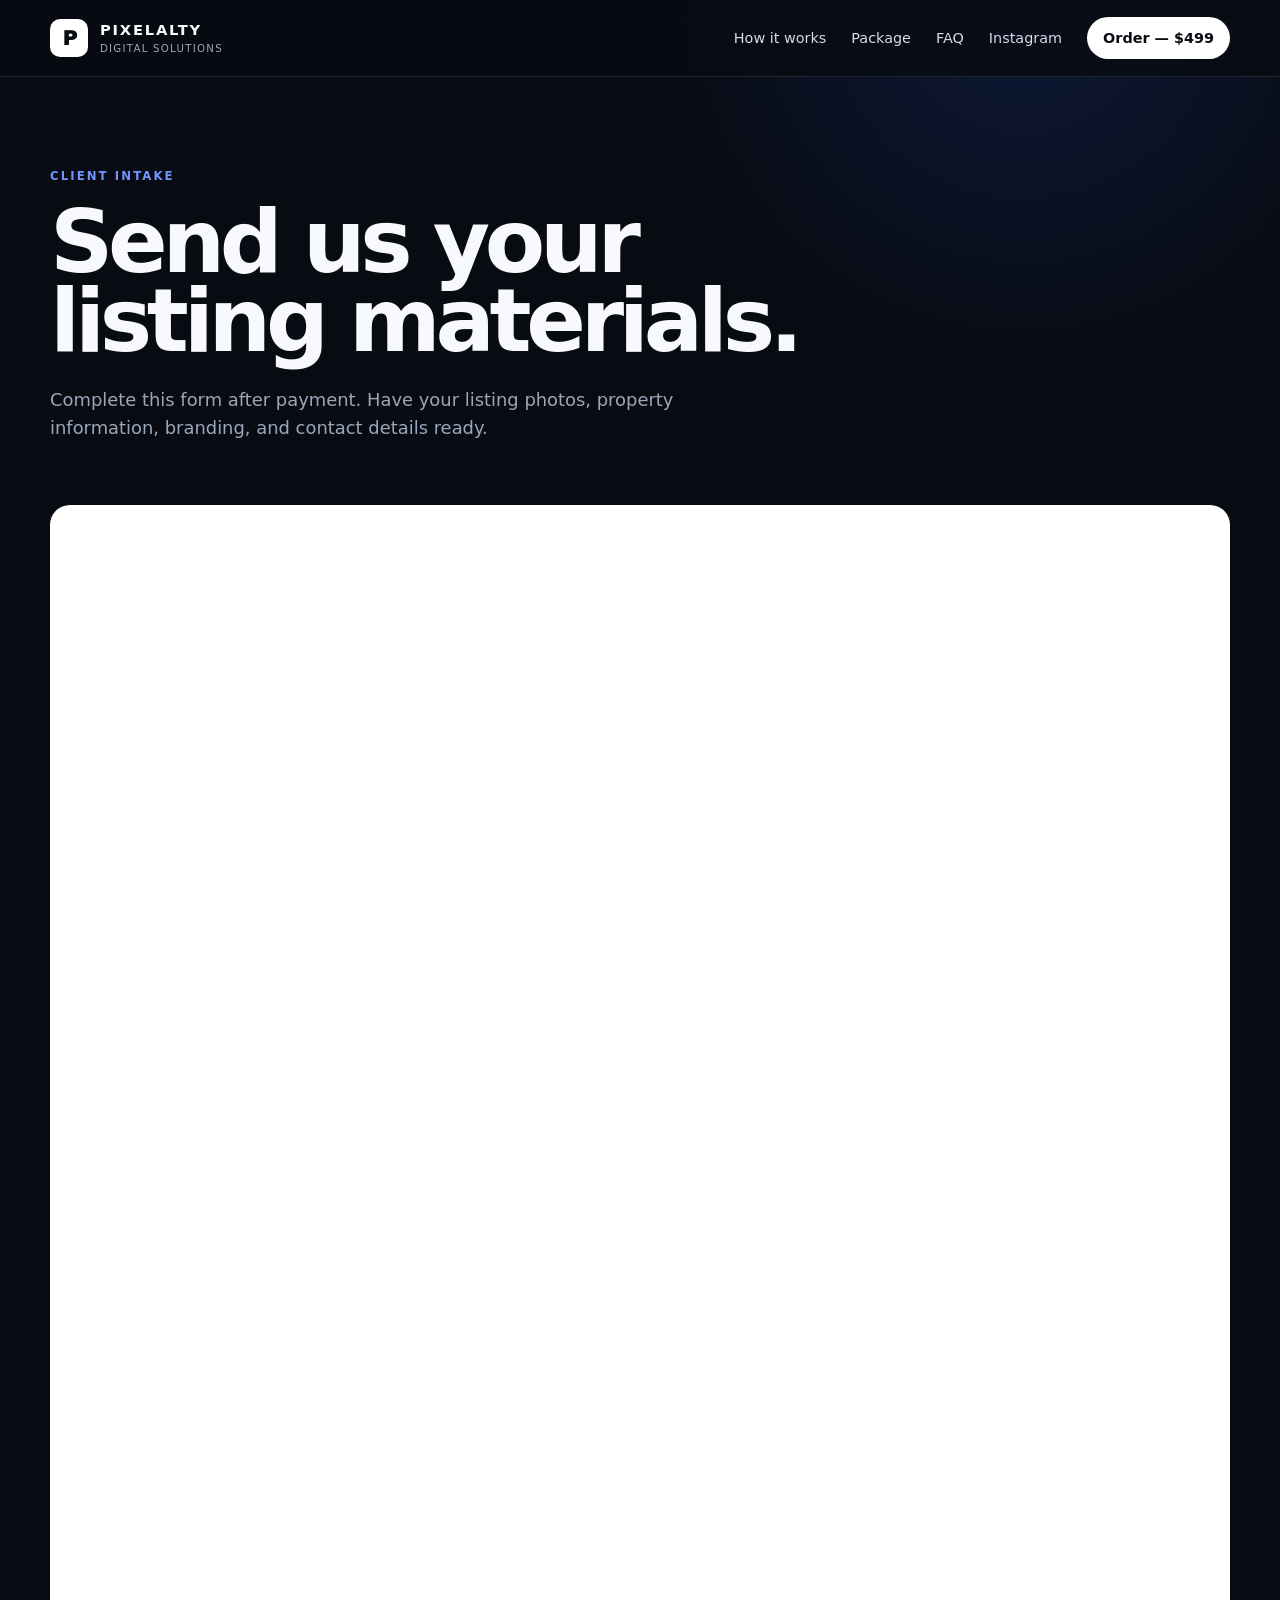
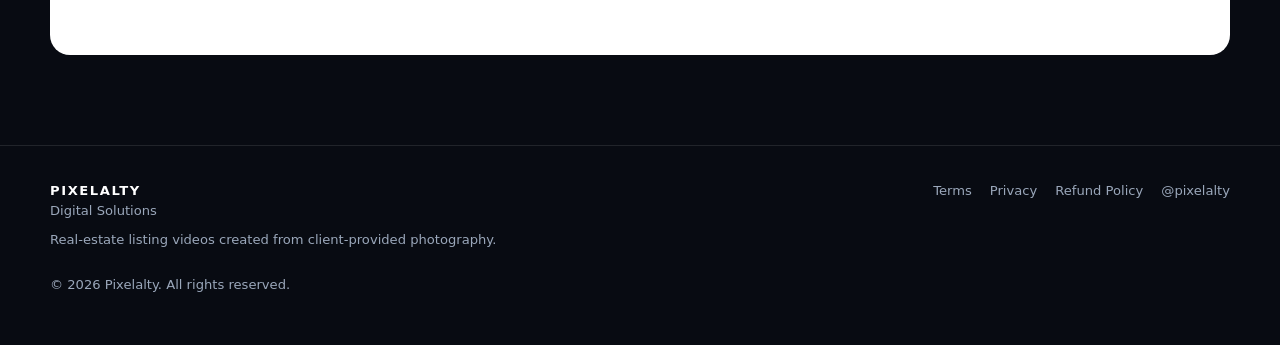
<file: intake.html>
<!doctype html>
<html lang="en">
<head>
  <meta charset="utf-8"><meta name="viewport" content="width=device-width,initial-scale=1">
  <meta name="robots" content="noindex,nofollow">
  <title>Project Intake | Pixelalty</title>
  <meta name="description" content="Pixelalty client project intake form.">
  <link rel="stylesheet" href="/styles.css">
</head>
<body>

<header class="site-header">
  <div class="wrap nav">
    <a class="brand" href="/">
      <div class="brand-mark">P</div>
      <div class="brand-copy"><strong>PIXELALTY</strong><span>Digital Solutions</span></div>
    </a>
    <nav class="nav-links" aria-label="Main navigation">
      <a href="/#how">How it works</a>
      <a href="/#package">Package</a>
      <a href="/#faq">FAQ</a>
      <a class="instagram-link" href="https://www.instagram.com/pixelalty/" target="_blank" rel="noopener">Instagram</a>
      <a class="nav-buy stripe-link" href="#">Order — $499</a>
    </nav>
  </div>
</header>

<main class="wrap intake-wrap">
  <div class="page-hero" style="padding-top:35px">
    <p class="kicker">Client Intake</p>
    <h1>Send us your listing materials.</h1>
    <p class="lead">Complete this form after payment. Have your listing photos, property information, branding, and contact details ready.</p>
  </div>
  <div id="intake-warning" class="setup-warning">
    <h3>Intake form setup is not finished yet.</h3>
    <p style="color:var(--muted)">Create the free Tally intake form using the included setup file, then paste the Tally URL into <b>config.js</b>.</p>
    <a class="btn btn-secondary instagram-link" href="https://www.instagram.com/pixelalty/" target="_blank" rel="noopener">Contact @pixelalty</a>
  </div>
  <iframe id="intake-frame" class="intake-frame" title="Pixelalty Project Intake Form" loading="lazy"></iframe>
</main>

<footer class="footer">
  <div class="wrap footer-grid">
    <div>
      <strong style="color:white;letter-spacing:.12em">PIXELALTY</strong>
      <div>Digital Solutions</div>
      <div style="margin-top:8px">Real-estate listing videos created from client-provided photography.</div>
    </div>
    <div class="footer-links">
      <a href="/terms.html">Terms</a>
      <a href="/privacy.html">Privacy</a>
      <a href="/refund-policy.html">Refund Policy</a>
      <a class="instagram-link" href="https://www.instagram.com/pixelalty/" target="_blank" rel="noopener">@pixelalty</a>
    </div>
  </div>
  <div class="wrap" style="margin-top:25px">© <span class="year"></span> Pixelalty. All rights reserved.</div>
</footer>
<script src="/config.js"></script>
<script src="/script.js"></script>

</body>
</html>
</file>
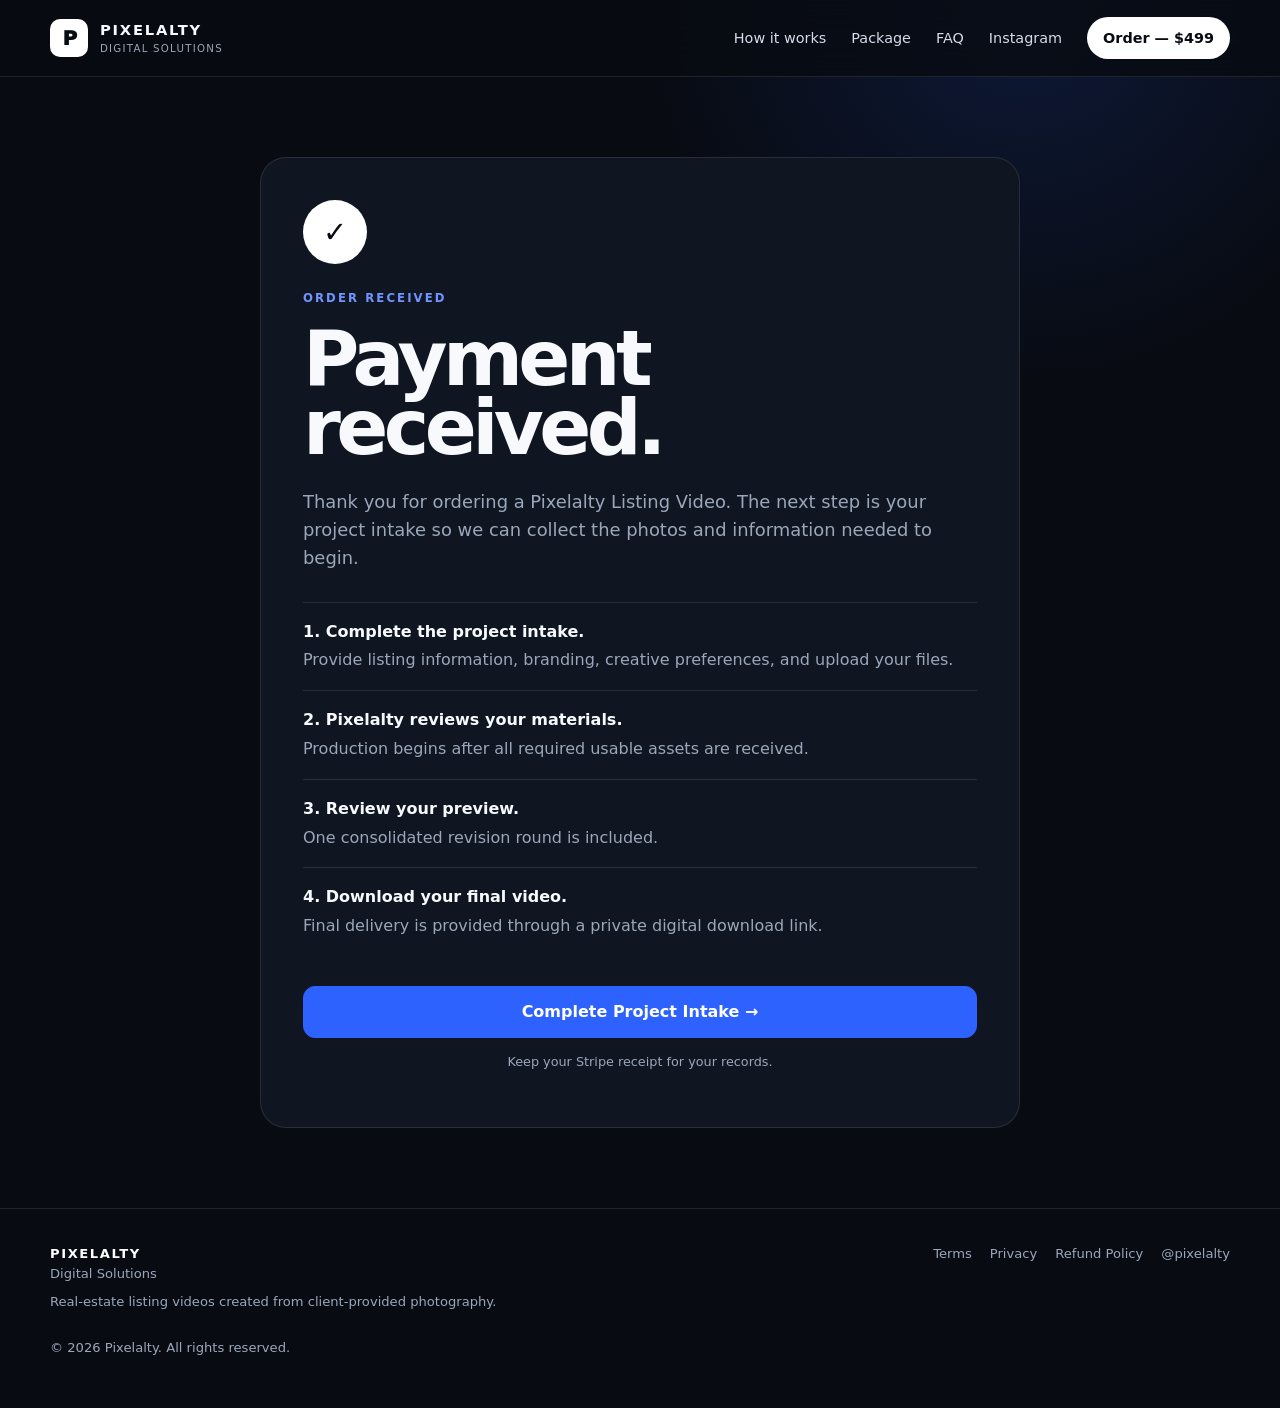
<file: order-complete.html>
<!doctype html>
<html lang="en">
<head>
  <meta charset="utf-8"><meta name="viewport" content="width=device-width,initial-scale=1">
  <meta name="robots" content="noindex,nofollow">
  <title>Payment Received | Pixelalty</title>
  <link rel="stylesheet" href="/styles.css">
</head>
<body>

<header class="site-header">
  <div class="wrap nav">
    <a class="brand" href="/">
      <div class="brand-mark">P</div>
      <div class="brand-copy"><strong>PIXELALTY</strong><span>Digital Solutions</span></div>
    </a>
    <nav class="nav-links" aria-label="Main navigation">
      <a href="/#how">How it works</a>
      <a href="/#package">Package</a>
      <a href="/#faq">FAQ</a>
      <a class="instagram-link" href="https://www.instagram.com/pixelalty/" target="_blank" rel="noopener">Instagram</a>
      <a class="nav-buy stripe-link" href="#">Order — $499</a>
    </nav>
  </div>
</header>

<main class="wrap">
  <section class="success-card">
    <div class="success-icon">✓</div>
    <p class="kicker">Order Received</p>
    <h1 style="font-size:clamp(2.8rem,7vw,4.8rem)">Payment received.</h1>
    <p class="lead">Thank you for ordering a Pixelalty Listing Video. The next step is your project intake so we can collect the photos and information needed to begin.</p>
    <ul class="success-steps">
      <li><strong>1. Complete the project intake.</strong><span style="color:var(--muted)">Provide listing information, branding, creative preferences, and upload your files.</span></li>
      <li><strong>2. Pixelalty reviews your materials.</strong><span style="color:var(--muted)">Production begins after all required usable assets are received.</span></li>
      <li><strong>3. Review your preview.</strong><span style="color:var(--muted)">One consolidated revision round is included.</span></li>
      <li><strong>4. Download your final video.</strong><span style="color:var(--muted)">Final delivery is provided through a private digital download link.</span></li>
    </ul>
    <a class="btn btn-blue" style="width:100%" href="/intake.html">Complete Project Intake →</a>
    <p class="fine" style="text-align:center;margin-top:14px">Keep your Stripe receipt for your records.</p>
  </section>
</main>

<footer class="footer">
  <div class="wrap footer-grid">
    <div>
      <strong style="color:white;letter-spacing:.12em">PIXELALTY</strong>
      <div>Digital Solutions</div>
      <div style="margin-top:8px">Real-estate listing videos created from client-provided photography.</div>
    </div>
    <div class="footer-links">
      <a href="/terms.html">Terms</a>
      <a href="/privacy.html">Privacy</a>
      <a href="/refund-policy.html">Refund Policy</a>
      <a class="instagram-link" href="https://www.instagram.com/pixelalty/" target="_blank" rel="noopener">@pixelalty</a>
    </div>
  </div>
  <div class="wrap" style="margin-top:25px">© <span class="year"></span> Pixelalty. All rights reserved.</div>
</footer>
<script src="/config.js"></script>
<script src="/script.js"></script>

</body>
</html>
</file>
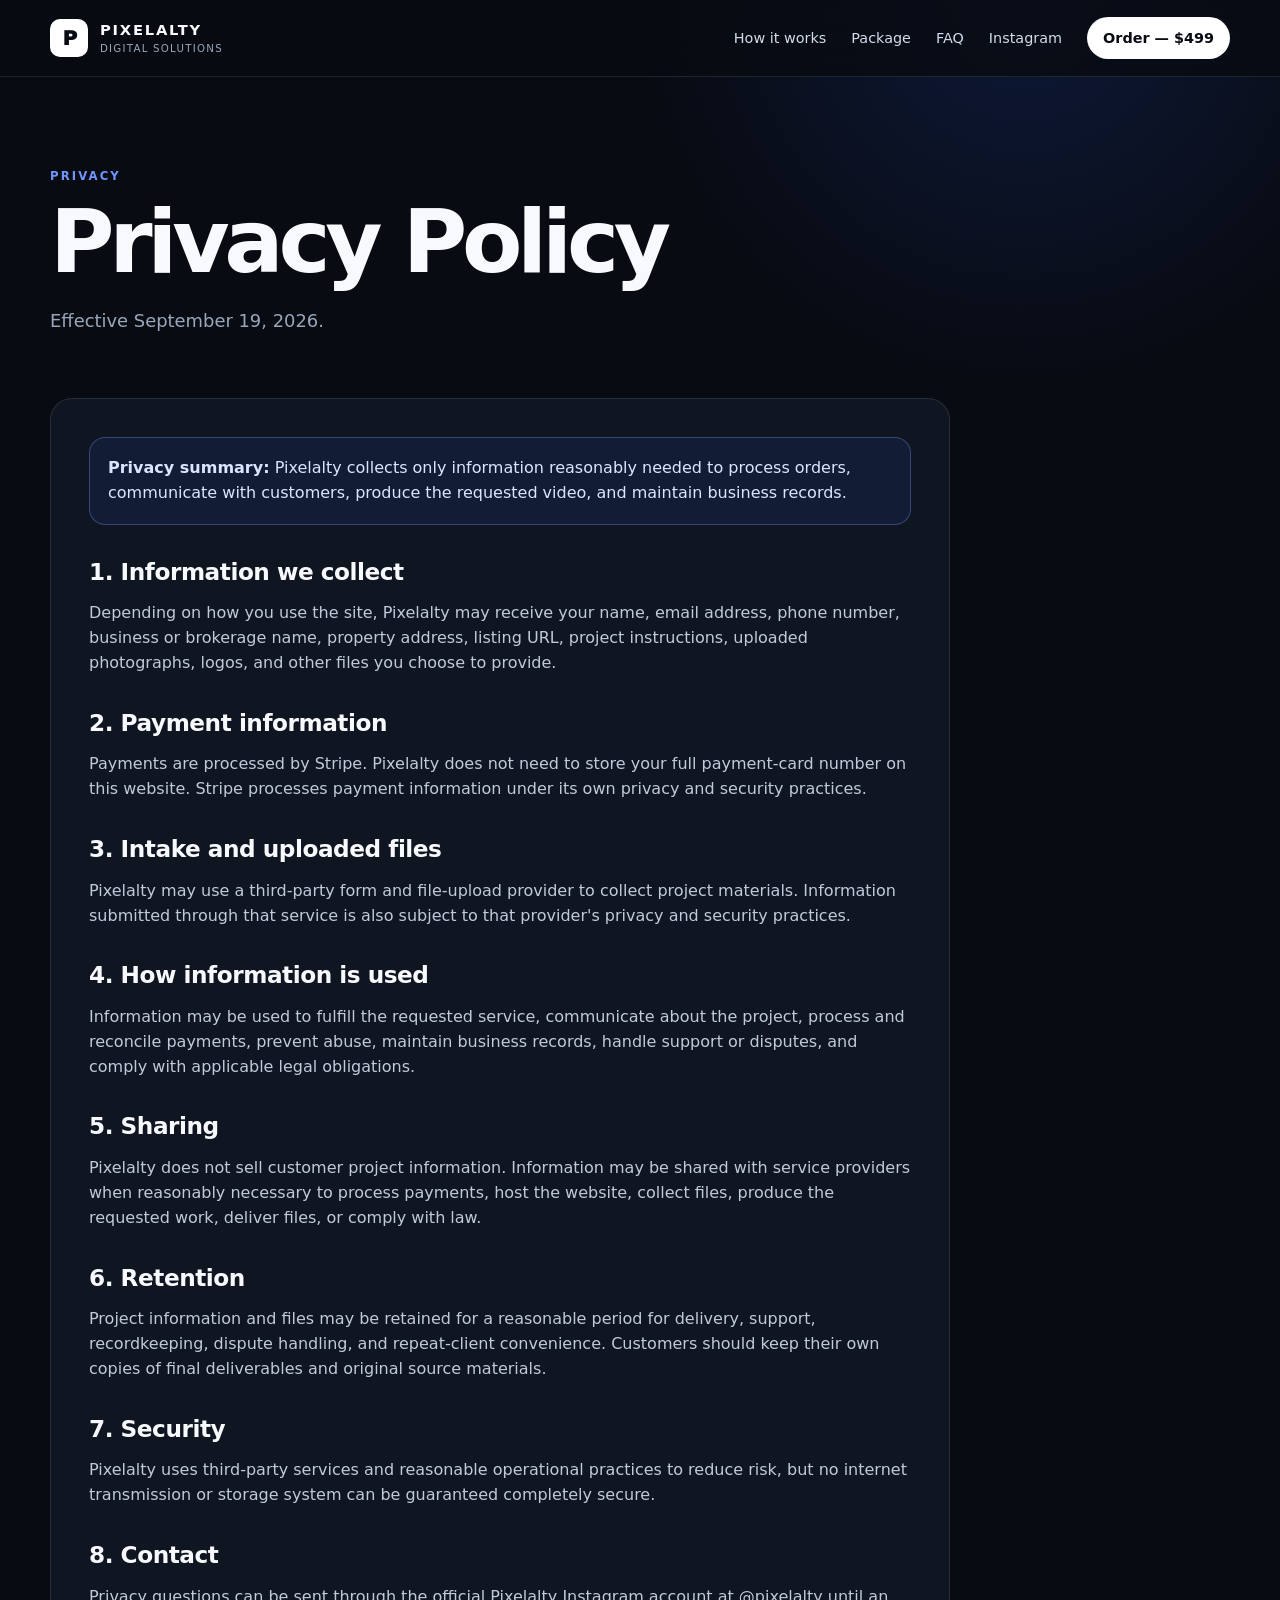
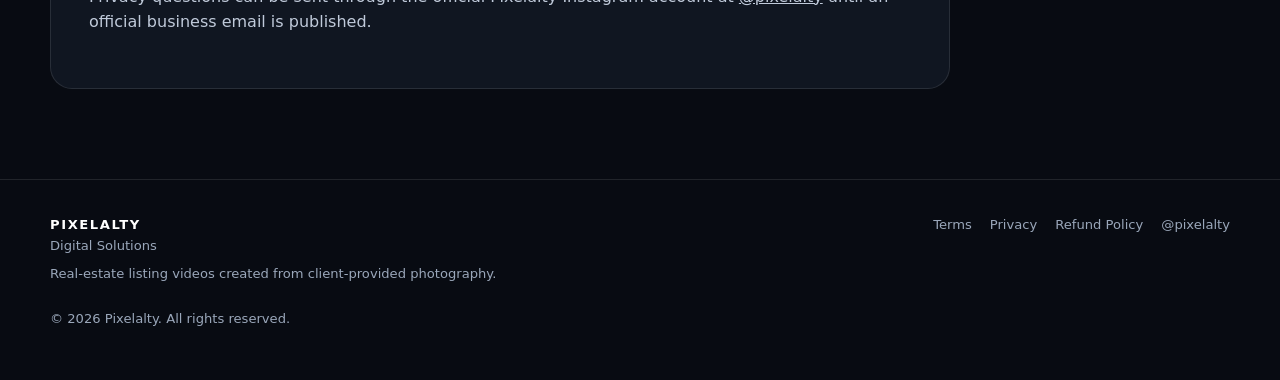
<file: privacy.html>
<!doctype html>
<html lang="en">
<head>
  <meta charset="utf-8"><meta name="viewport" content="width=device-width,initial-scale=1">
  <title>Privacy Policy | Pixelalty</title>
  <meta name="description" content="Privacy Policy for Pixelalty listing-video services.">
  <link rel="canonical" href="https://pixelalty.com/privacy.html">
  <link rel="stylesheet" href="/styles.css">
</head>
<body>

<header class="site-header">
  <div class="wrap nav">
    <a class="brand" href="/">
      <div class="brand-mark">P</div>
      <div class="brand-copy"><strong>PIXELALTY</strong><span>Digital Solutions</span></div>
    </a>
    <nav class="nav-links" aria-label="Main navigation">
      <a href="/#how">How it works</a>
      <a href="/#package">Package</a>
      <a href="/#faq">FAQ</a>
      <a class="instagram-link" href="https://www.instagram.com/pixelalty/" target="_blank" rel="noopener">Instagram</a>
      <a class="nav-buy stripe-link" href="#">Order — $499</a>
    </nav>
  </div>
</header>

<main class="wrap">
  <section class="page-hero"><p class="kicker">Privacy</p><h1>Privacy Policy</h1><p class="lead">Effective September 19, 2026.</p></section>
  <article class="prose">
    
<div class="notice"><strong>Privacy summary:</strong> Pixelalty collects only information reasonably needed to process orders, communicate with customers, produce the requested video, and maintain business records.</div>
<h2>1. Information we collect</h2>
<p>Depending on how you use the site, Pixelalty may receive your name, email address, phone number, business or brokerage name, property address, listing URL, project instructions, uploaded photographs, logos, and other files you choose to provide.</p>
<h2>2. Payment information</h2>
<p>Payments are processed by Stripe. Pixelalty does not need to store your full payment-card number on this website. Stripe processes payment information under its own privacy and security practices.</p>
<h2>3. Intake and uploaded files</h2>
<p>Pixelalty may use a third-party form and file-upload provider to collect project materials. Information submitted through that service is also subject to that provider's privacy and security practices.</p>
<h2>4. How information is used</h2>
<p>Information may be used to fulfill the requested service, communicate about the project, process and reconcile payments, prevent abuse, maintain business records, handle support or disputes, and comply with applicable legal obligations.</p>
<h2>5. Sharing</h2>
<p>Pixelalty does not sell customer project information. Information may be shared with service providers when reasonably necessary to process payments, host the website, collect files, produce the requested work, deliver files, or comply with law.</p>
<h2>6. Retention</h2>
<p>Project information and files may be retained for a reasonable period for delivery, support, recordkeeping, dispute handling, and repeat-client convenience. Customers should keep their own copies of final deliverables and original source materials.</p>
<h2>7. Security</h2>
<p>Pixelalty uses third-party services and reasonable operational practices to reduce risk, but no internet transmission or storage system can be guaranteed completely secure.</p>
<h2>8. Contact</h2>
<p>Privacy questions can be sent through the official Pixelalty Instagram account at <a href="https://www.instagram.com/pixelalty/">@pixelalty</a> until an official business email is published.</p>

  </article>
</main>

<footer class="footer">
  <div class="wrap footer-grid">
    <div>
      <strong style="color:white;letter-spacing:.12em">PIXELALTY</strong>
      <div>Digital Solutions</div>
      <div style="margin-top:8px">Real-estate listing videos created from client-provided photography.</div>
    </div>
    <div class="footer-links">
      <a href="/terms.html">Terms</a>
      <a href="/privacy.html">Privacy</a>
      <a href="/refund-policy.html">Refund Policy</a>
      <a class="instagram-link" href="https://www.instagram.com/pixelalty/" target="_blank" rel="noopener">@pixelalty</a>
    </div>
  </div>
  <div class="wrap" style="margin-top:25px">© <span class="year"></span> Pixelalty. All rights reserved.</div>
</footer>
<script src="/config.js"></script>
<script src="/script.js"></script>

</body>
</html>
</file>
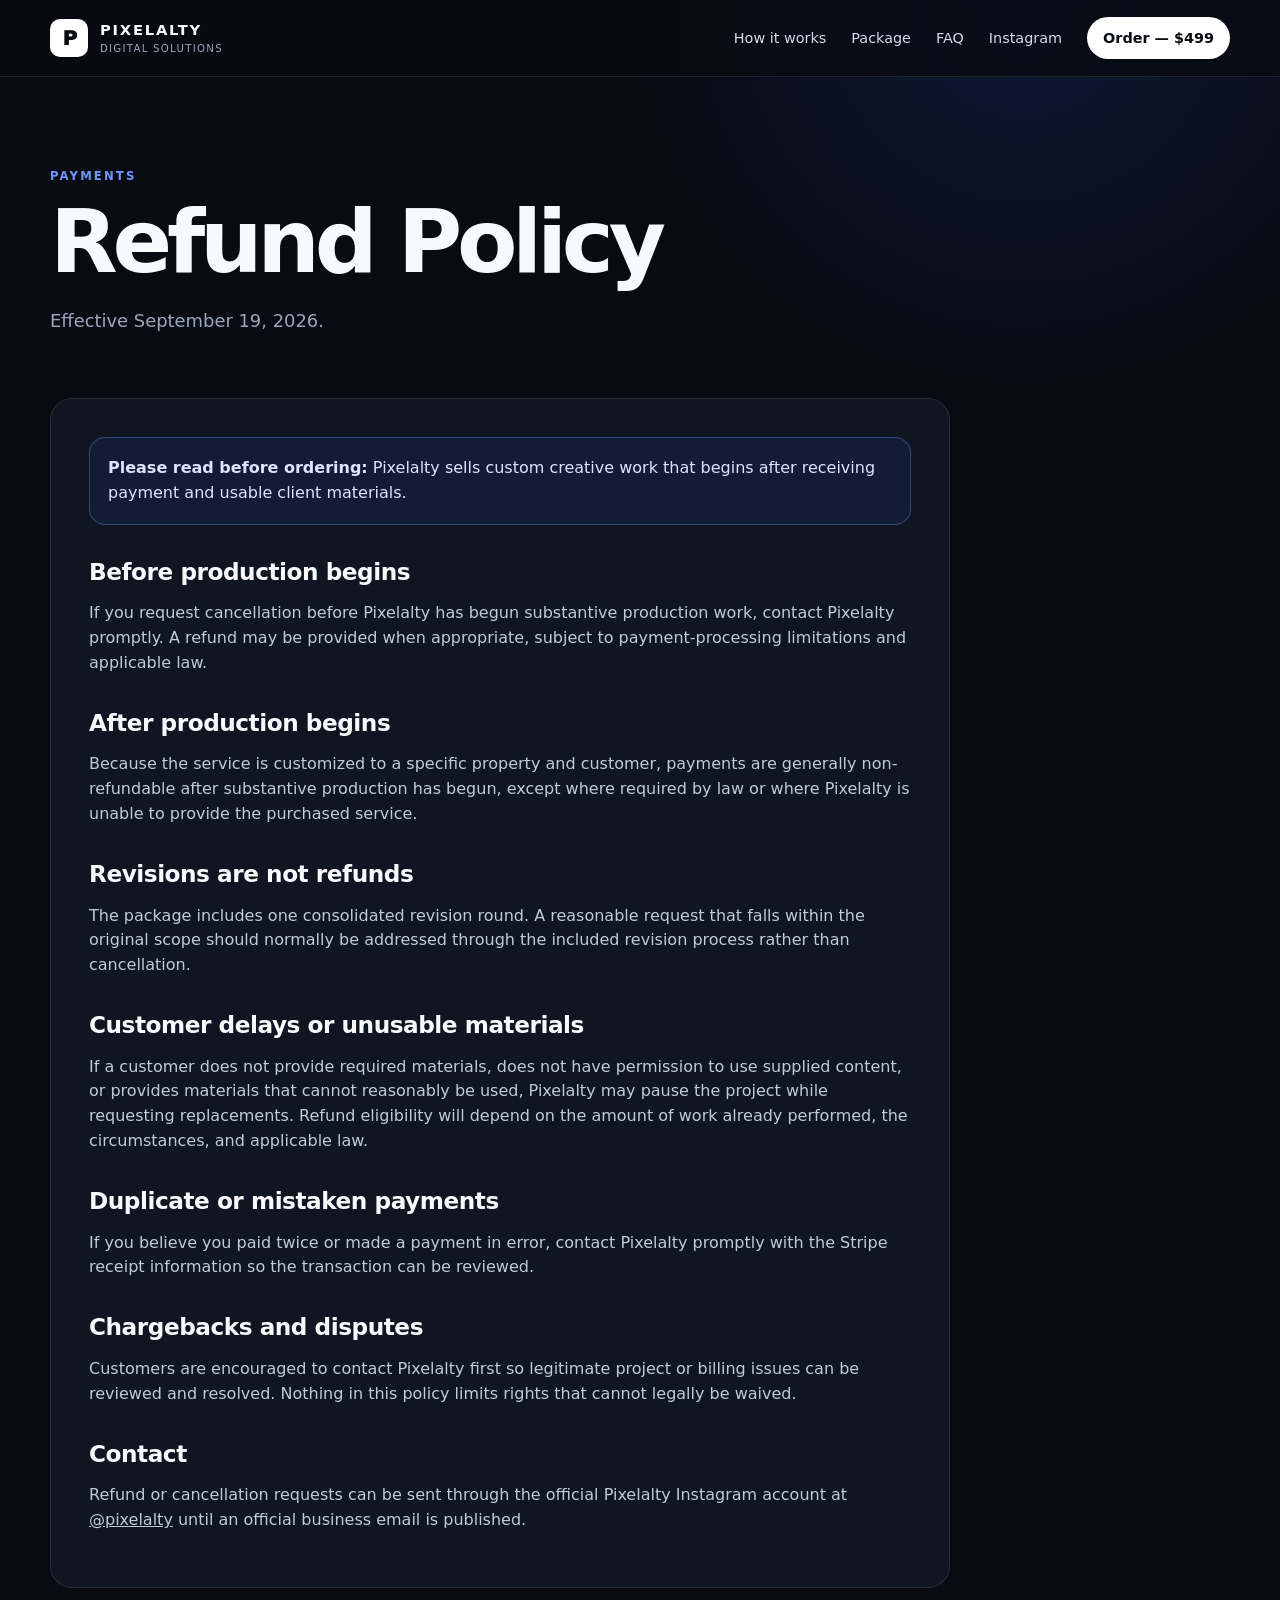
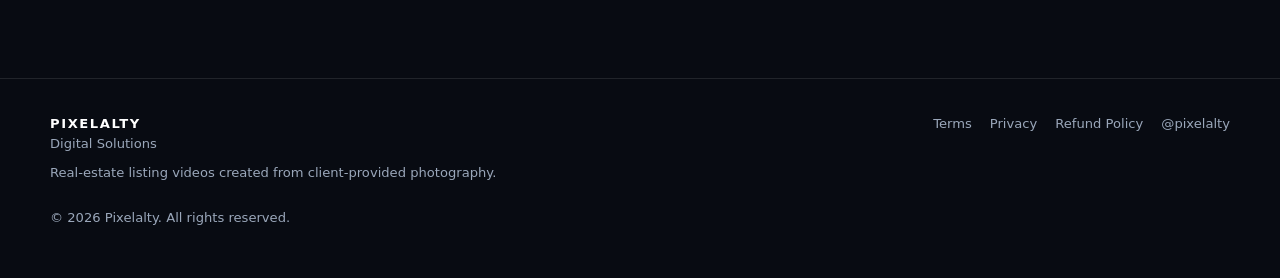
<file: refund-policy.html>
<!doctype html>
<html lang="en">
<head>
  <meta charset="utf-8"><meta name="viewport" content="width=device-width,initial-scale=1">
  <title>Refund Policy | Pixelalty</title>
  <meta name="description" content="Refund Policy for Pixelalty listing-video services.">
  <link rel="canonical" href="https://pixelalty.com/refund-policy.html">
  <link rel="stylesheet" href="/styles.css">
</head>
<body>

<header class="site-header">
  <div class="wrap nav">
    <a class="brand" href="/">
      <div class="brand-mark">P</div>
      <div class="brand-copy"><strong>PIXELALTY</strong><span>Digital Solutions</span></div>
    </a>
    <nav class="nav-links" aria-label="Main navigation">
      <a href="/#how">How it works</a>
      <a href="/#package">Package</a>
      <a href="/#faq">FAQ</a>
      <a class="instagram-link" href="https://www.instagram.com/pixelalty/" target="_blank" rel="noopener">Instagram</a>
      <a class="nav-buy stripe-link" href="#">Order — $499</a>
    </nav>
  </div>
</header>

<main class="wrap">
  <section class="page-hero"><p class="kicker">Payments</p><h1>Refund Policy</h1><p class="lead">Effective September 19, 2026.</p></section>
  <article class="prose">
    
<div class="notice"><strong>Please read before ordering:</strong> Pixelalty sells custom creative work that begins after receiving payment and usable client materials.</div>
<h2>Before production begins</h2>
<p>If you request cancellation before Pixelalty has begun substantive production work, contact Pixelalty promptly. A refund may be provided when appropriate, subject to payment-processing limitations and applicable law.</p>
<h2>After production begins</h2>
<p>Because the service is customized to a specific property and customer, payments are generally non-refundable after substantive production has begun, except where required by law or where Pixelalty is unable to provide the purchased service.</p>
<h2>Revisions are not refunds</h2>
<p>The package includes one consolidated revision round. A reasonable request that falls within the original scope should normally be addressed through the included revision process rather than cancellation.</p>
<h2>Customer delays or unusable materials</h2>
<p>If a customer does not provide required materials, does not have permission to use supplied content, or provides materials that cannot reasonably be used, Pixelalty may pause the project while requesting replacements. Refund eligibility will depend on the amount of work already performed, the circumstances, and applicable law.</p>
<h2>Duplicate or mistaken payments</h2>
<p>If you believe you paid twice or made a payment in error, contact Pixelalty promptly with the Stripe receipt information so the transaction can be reviewed.</p>
<h2>Chargebacks and disputes</h2>
<p>Customers are encouraged to contact Pixelalty first so legitimate project or billing issues can be reviewed and resolved. Nothing in this policy limits rights that cannot legally be waived.</p>
<h2>Contact</h2>
<p>Refund or cancellation requests can be sent through the official Pixelalty Instagram account at <a href="https://www.instagram.com/pixelalty/">@pixelalty</a> until an official business email is published.</p>

  </article>
</main>

<footer class="footer">
  <div class="wrap footer-grid">
    <div>
      <strong style="color:white;letter-spacing:.12em">PIXELALTY</strong>
      <div>Digital Solutions</div>
      <div style="margin-top:8px">Real-estate listing videos created from client-provided photography.</div>
    </div>
    <div class="footer-links">
      <a href="/terms.html">Terms</a>
      <a href="/privacy.html">Privacy</a>
      <a href="/refund-policy.html">Refund Policy</a>
      <a class="instagram-link" href="https://www.instagram.com/pixelalty/" target="_blank" rel="noopener">@pixelalty</a>
    </div>
  </div>
  <div class="wrap" style="margin-top:25px">© <span class="year"></span> Pixelalty. All rights reserved.</div>
</footer>
<script src="/config.js"></script>
<script src="/script.js"></script>

</body>
</html>
</file>
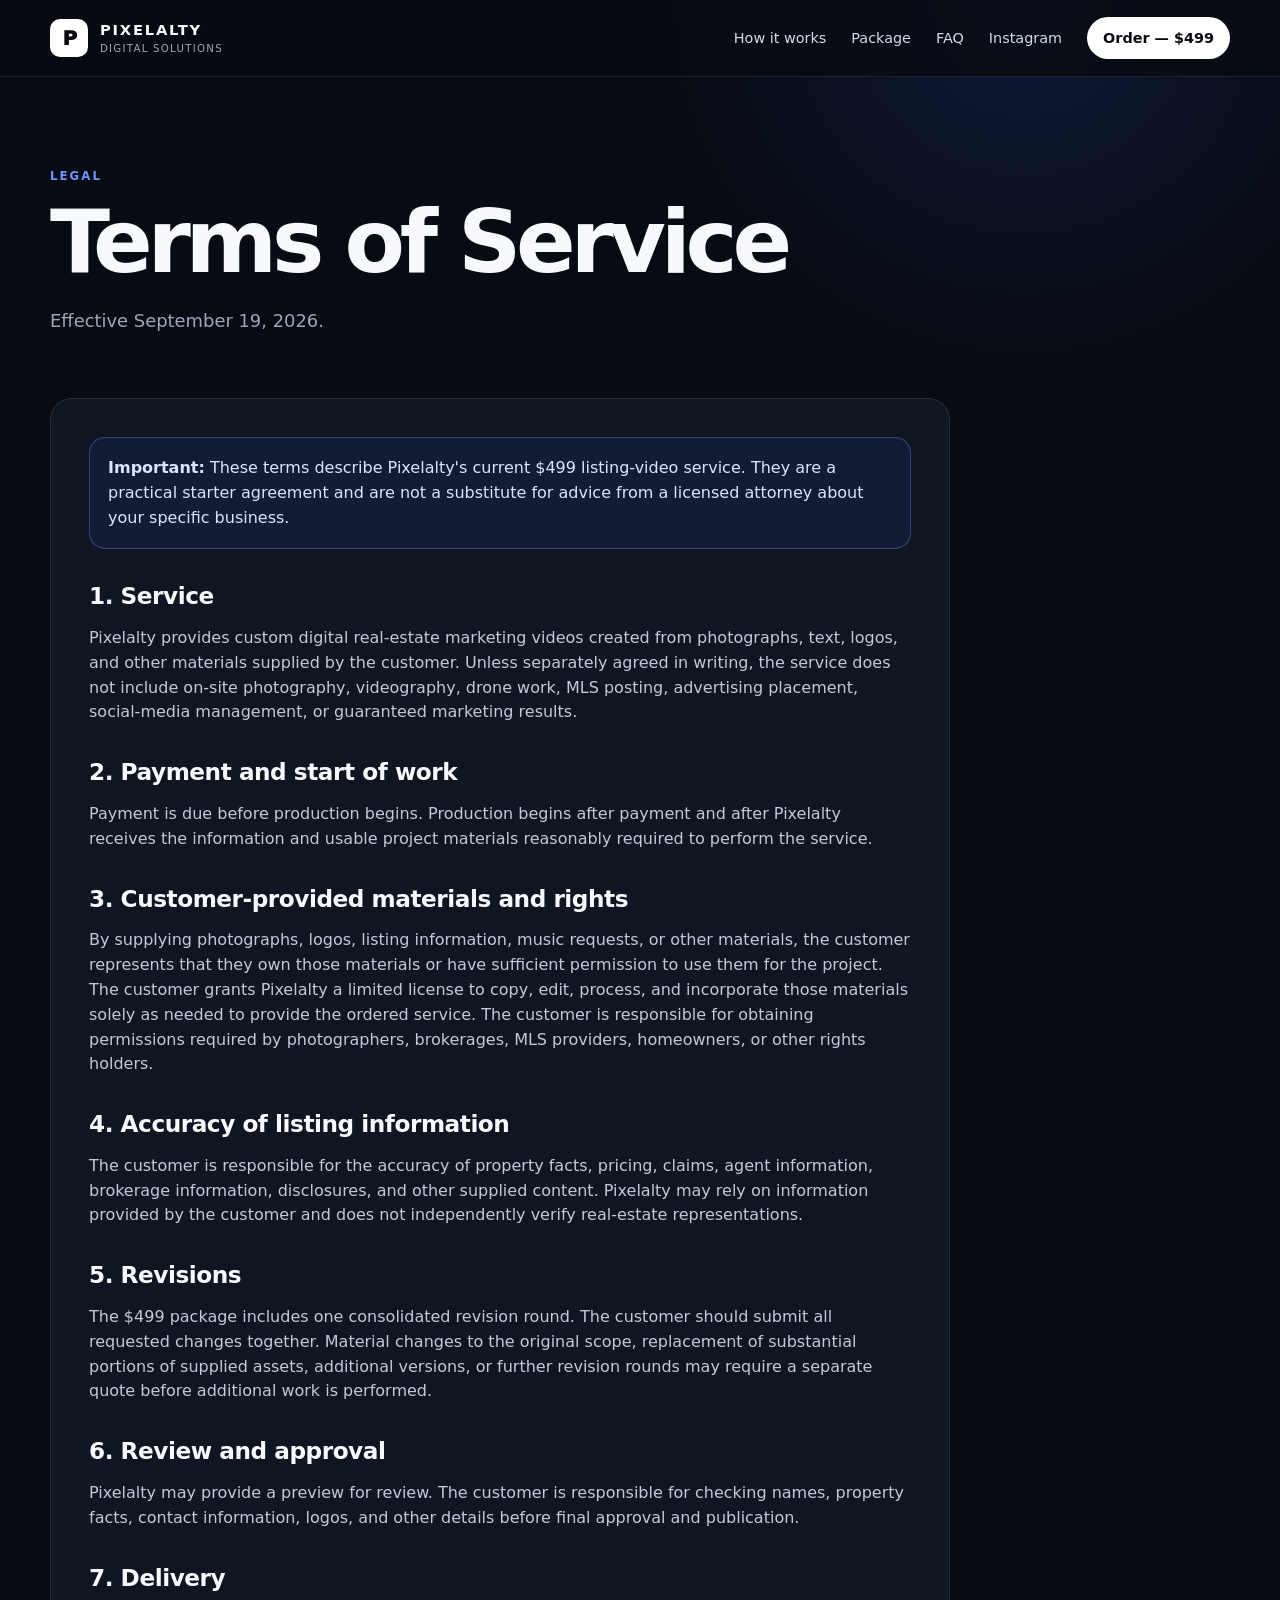
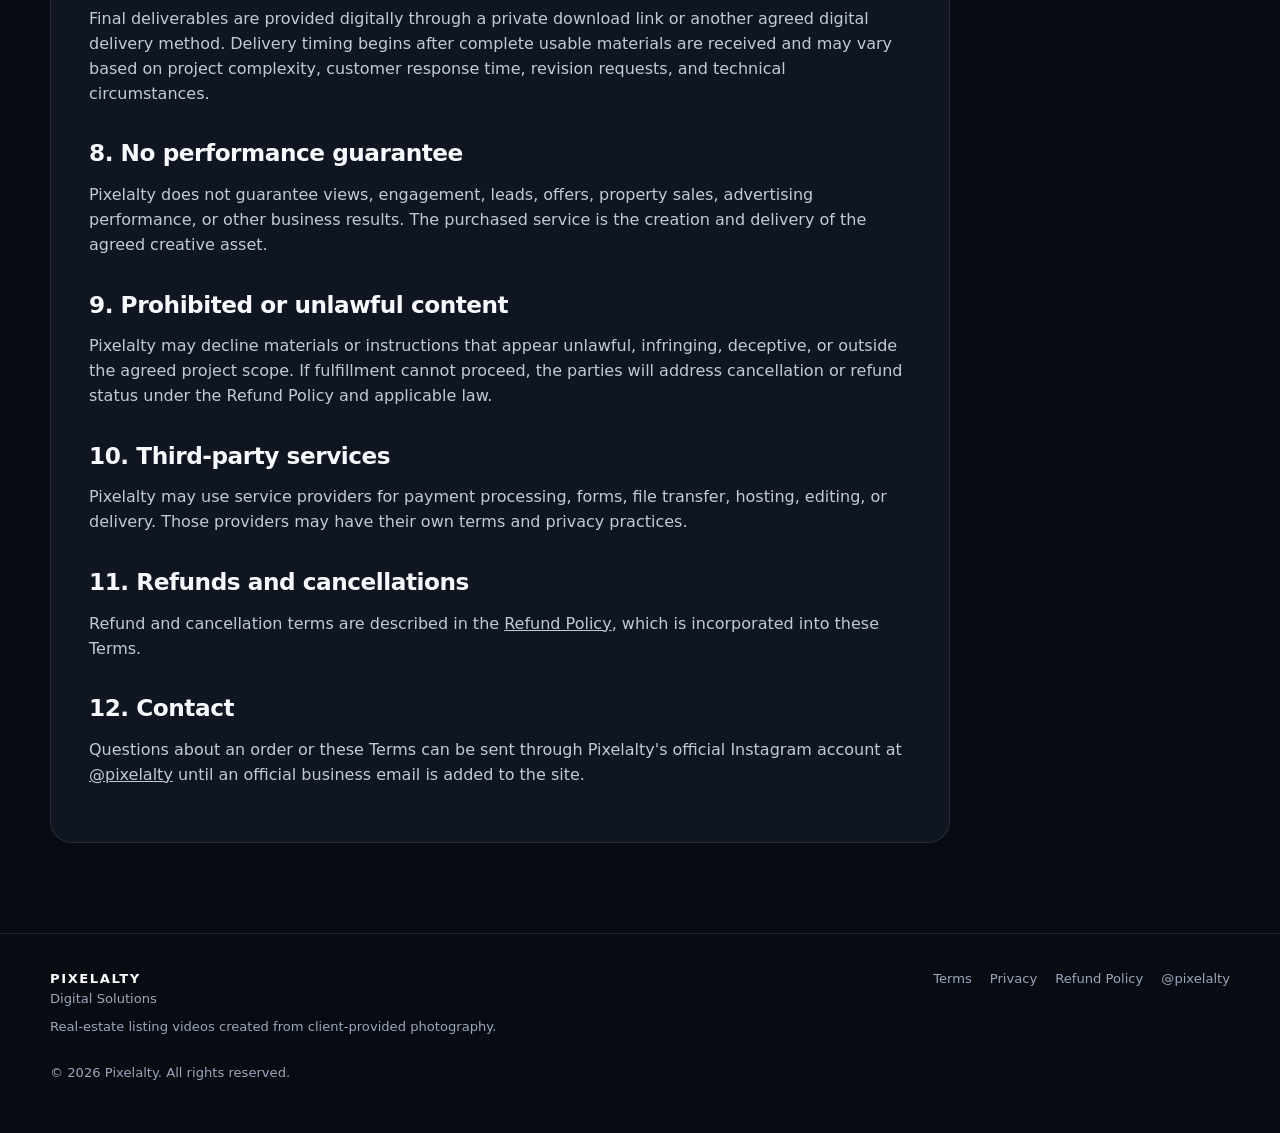
<file: terms.html>
<!doctype html>
<html lang="en">
<head>
  <meta charset="utf-8"><meta name="viewport" content="width=device-width,initial-scale=1">
  <title>Terms of Service | Pixelalty</title>
  <meta name="description" content="Terms of Service for Pixelalty listing-video services.">
  <link rel="canonical" href="https://pixelalty.com/terms-of-service.html">
  <link rel="stylesheet" href="/styles.css">
</head>
<body>

<header class="site-header">
  <div class="wrap nav">
    <a class="brand" href="/">
      <div class="brand-mark">P</div>
      <div class="brand-copy"><strong>PIXELALTY</strong><span>Digital Solutions</span></div>
    </a>
    <nav class="nav-links" aria-label="Main navigation">
      <a href="/#how">How it works</a>
      <a href="/#package">Package</a>
      <a href="/#faq">FAQ</a>
      <a class="instagram-link" href="https://www.instagram.com/pixelalty/" target="_blank" rel="noopener">Instagram</a>
      <a class="nav-buy stripe-link" href="#">Order — $499</a>
    </nav>
  </div>
</header>

<main class="wrap">
  <section class="page-hero"><p class="kicker">Legal</p><h1>Terms of Service</h1><p class="lead">Effective September 19, 2026.</p></section>
  <article class="prose">
    
<div class="notice"><strong>Important:</strong> These terms describe Pixelalty's current $499 listing-video service. They are a practical starter agreement and are not a substitute for advice from a licensed attorney about your specific business.</div>
<h2>1. Service</h2>
<p>Pixelalty provides custom digital real-estate marketing videos created from photographs, text, logos, and other materials supplied by the customer. Unless separately agreed in writing, the service does not include on-site photography, videography, drone work, MLS posting, advertising placement, social-media management, or guaranteed marketing results.</p>
<h2>2. Payment and start of work</h2>
<p>Payment is due before production begins. Production begins after payment and after Pixelalty receives the information and usable project materials reasonably required to perform the service.</p>
<h2>3. Customer-provided materials and rights</h2>
<p>By supplying photographs, logos, listing information, music requests, or other materials, the customer represents that they own those materials or have sufficient permission to use them for the project. The customer grants Pixelalty a limited license to copy, edit, process, and incorporate those materials solely as needed to provide the ordered service. The customer is responsible for obtaining permissions required by photographers, brokerages, MLS providers, homeowners, or other rights holders.</p>
<h2>4. Accuracy of listing information</h2>
<p>The customer is responsible for the accuracy of property facts, pricing, claims, agent information, brokerage information, disclosures, and other supplied content. Pixelalty may rely on information provided by the customer and does not independently verify real-estate representations.</p>
<h2>5. Revisions</h2>
<p>The $499 package includes one consolidated revision round. The customer should submit all requested changes together. Material changes to the original scope, replacement of substantial portions of supplied assets, additional versions, or further revision rounds may require a separate quote before additional work is performed.</p>
<h2>6. Review and approval</h2>
<p>Pixelalty may provide a preview for review. The customer is responsible for checking names, property facts, contact information, logos, and other details before final approval and publication.</p>
<h2>7. Delivery</h2>
<p>Final deliverables are provided digitally through a private download link or another agreed digital delivery method. Delivery timing begins after complete usable materials are received and may vary based on project complexity, customer response time, revision requests, and technical circumstances.</p>
<h2>8. No performance guarantee</h2>
<p>Pixelalty does not guarantee views, engagement, leads, offers, property sales, advertising performance, or other business results. The purchased service is the creation and delivery of the agreed creative asset.</p>
<h2>9. Prohibited or unlawful content</h2>
<p>Pixelalty may decline materials or instructions that appear unlawful, infringing, deceptive, or outside the agreed project scope. If fulfillment cannot proceed, the parties will address cancellation or refund status under the Refund Policy and applicable law.</p>
<h2>10. Third-party services</h2>
<p>Pixelalty may use service providers for payment processing, forms, file transfer, hosting, editing, or delivery. Those providers may have their own terms and privacy practices.</p>
<h2>11. Refunds and cancellations</h2>
<p>Refund and cancellation terms are described in the <a href="/refund-policy.html">Refund Policy</a>, which is incorporated into these Terms.</p>
<h2>12. Contact</h2>
<p>Questions about an order or these Terms can be sent through Pixelalty's official Instagram account at <a href="https://www.instagram.com/pixelalty/">@pixelalty</a> until an official business email is added to the site.</p>

  </article>
</main>

<footer class="footer">
  <div class="wrap footer-grid">
    <div>
      <strong style="color:white;letter-spacing:.12em">PIXELALTY</strong>
      <div>Digital Solutions</div>
      <div style="margin-top:8px">Real-estate listing videos created from client-provided photography.</div>
    </div>
    <div class="footer-links">
      <a href="/terms.html">Terms</a>
      <a href="/privacy.html">Privacy</a>
      <a href="/refund-policy.html">Refund Policy</a>
      <a class="instagram-link" href="https://www.instagram.com/pixelalty/" target="_blank" rel="noopener">@pixelalty</a>
    </div>
  </div>
  <div class="wrap" style="margin-top:25px">© <span class="year"></span> Pixelalty. All rights reserved.</div>
</footer>
<script src="/config.js"></script>
<script src="/script.js"></script>

</body>
</html>
</file>
<file: styles.css>
:root{
  --bg:#080b12;
  --panel:#101621;
  --panel2:#151d2b;
  --text:#f7f9fc;
  --muted:#9aa7ba;
  --line:rgba(255,255,255,.10);
  --blue:#2d62ff;
  --blue2:#7095ff;
  --max:1180px;
  --radius:22px;
}
*{box-sizing:border-box}
html{scroll-behavior:smooth}
body{
  margin:0;
  font-family:Inter,ui-sans-serif,system-ui,-apple-system,BlinkMacSystemFont,"Segoe UI",sans-serif;
  color:var(--text);
  background:
    radial-gradient(circle at 80% 0%,rgba(45,98,255,.16),transparent 24rem),
    var(--bg);
  line-height:1.55;
}
a{color:inherit;text-decoration:none}
button,input,textarea,select{font:inherit}
.wrap{width:min(calc(100% - 40px),var(--max));margin:auto}
.site-header{
  position:sticky;top:0;z-index:50;
  background:rgba(8,11,18,.82);
  backdrop-filter:blur(18px);
  border-bottom:1px solid var(--line)
}
.nav{
  min-height:76px;display:flex;align-items:center;justify-content:space-between;gap:24px
}
.brand{display:flex;align-items:center;gap:12px}
.brand-mark{
  width:38px;height:38px;border-radius:10px;background:white;color:#080b12;
  display:grid;place-items:center;font-weight:950;font-size:1.25rem;letter-spacing:-.08em
}
.brand-copy{display:flex;flex-direction:column;line-height:1.05}
.brand-copy strong{letter-spacing:.12em;font-size:.92rem}
.brand-copy span{color:var(--muted);font-size:.64rem;text-transform:uppercase;letter-spacing:.12em;margin-top:5px}
.nav-links{display:flex;align-items:center;gap:25px;color:#d4dbea;font-size:.9rem}
.nav-links a:hover{color:white}
.nav-buy{padding:10px 16px;border-radius:999px;background:white;color:#080b12;font-weight:800}
.hero{
  min-height:690px;display:grid;grid-template-columns:1.08fr .92fr;gap:64px;align-items:center;padding:88px 0
}
.kicker{font-size:.73rem;letter-spacing:.18em;color:var(--blue2);font-weight:900;text-transform:uppercase;margin:0 0 17px}
h1,h2,h3,p{margin-top:0}
h1{font-size:clamp(3.4rem,7vw,6.9rem);line-height:.9;letter-spacing:-.06em;margin-bottom:26px}
h2{font-size:clamp(2.1rem,4.5vw,4.2rem);line-height:.98;letter-spacing:-.045em;margin-bottom:18px}
h3{line-height:1.2}
.lead{font-size:1.12rem;color:var(--muted);max-width:690px}
.actions{display:flex;gap:12px;flex-wrap:wrap;margin:30px 0 16px}
.btn{
  min-height:52px;padding:0 20px;border-radius:12px;display:inline-flex;align-items:center;justify-content:center;
  font-weight:850;border:1px solid var(--line);cursor:pointer
}
.btn-primary{background:white;color:#080b12;border-color:white}
.btn-blue{background:var(--blue);border-color:var(--blue);color:white}
.btn-secondary{background:transparent;color:white}
.fine{font-size:.8rem;color:var(--muted)}
.hero-card{
  background:linear-gradient(145deg,#182236,#0d111a);
  border:1px solid var(--line);padding:14px;border-radius:28px;box-shadow:0 35px 90px rgba(0,0,0,.35)
}
.video-shell{
  min-height:480px;border-radius:20px;overflow:hidden;background:#080b12;border:1px solid rgba(255,255,255,.06);
  display:flex;flex-direction:column
}
.video-top{height:52px;display:flex;align-items:center;justify-content:space-between;padding:0 18px;border-bottom:1px solid var(--line);font-size:.72rem;color:var(--muted);letter-spacing:.12em}
.video-area{flex:1;display:grid;place-items:center;position:relative;overflow:hidden}
.video-area video{width:100%;height:100%;object-fit:cover;min-height:425px}
.video-placeholder{text-align:center;padding:34px;max-width:380px}
.play{
  width:72px;height:72px;border-radius:50%;background:white;color:#080b12;display:grid;place-items:center;
  margin:0 auto 20px;padding-left:4px;font-size:1.35rem
}
.video-placeholder strong{display:block;font-size:1.05rem;margin-bottom:6px}
.video-placeholder span{font-size:.86rem;color:var(--muted)}
.stats{
  margin-bottom:40px;display:grid;grid-template-columns:repeat(4,1fr);border-top:1px solid var(--line);border-bottom:1px solid var(--line)
}
.stat{padding:26px 22px;border-right:1px solid var(--line)}
.stat:last-child{border-right:0}
.stat strong{display:block;font-size:1.18rem}
.stat span{font-size:.82rem;color:var(--muted)}
.section{padding:105px 0}
.section-head{max-width:740px;margin-bottom:46px}
.grid-4{display:grid;grid-template-columns:repeat(4,1fr);gap:15px}
.card{background:var(--panel);border:1px solid var(--line);border-radius:18px;padding:27px}
.card .num{color:var(--blue2);font-size:.74rem;font-weight:900;letter-spacing:.13em}
.card h3{margin-top:38px;margin-bottom:10px}
.card p{color:var(--muted);font-size:.9rem;margin-bottom:0}
.package{
  display:grid;grid-template-columns:.9fr 1.1fr;gap:70px;align-items:start
}
.price-card{
  background:#f7f9fc;color:#0b0e14;border-radius:26px;padding:38px;box-shadow:0 30px 70px rgba(0,0,0,.2)
}
.price-card .label{font-size:.72rem;letter-spacing:.14em;font-weight:900;color:#566171}
.price{font-weight:950;font-size:5.4rem;letter-spacing:-.065em;line-height:.95;margin:12px 0 3px}
.per{color:#667284}
.feature-list{list-style:none;padding:0;margin:26px 0 30px}
.feature-list li{padding:12px 0;border-bottom:1px solid rgba(0,0,0,.1)}
.feature-list li:before{content:"✓";font-weight:950;margin-right:10px}
.price-card .btn{width:100%}
.trust-row{display:grid;grid-template-columns:repeat(3,1fr);gap:15px;margin-top:15px}
.trust{border:1px solid var(--line);border-radius:16px;padding:20px}
.trust strong{display:block}
.trust span{color:var(--muted);font-size:.82rem}
.split{display:grid;grid-template-columns:1fr 1fr;gap:60px;align-items:start}
.checklist{list-style:none;padding:0;margin:25px 0 0}
.checklist li{padding:14px 0;border-top:1px solid var(--line);color:#d6deec}
.checklist li:before{content:"•";color:var(--blue2);font-weight:950;margin-right:12px}
.faq{display:grid;grid-template-columns:1fr 1fr;gap:14px}
.faq details{background:var(--panel);border:1px solid var(--line);border-radius:16px;padding:20px 22px}
.faq summary{cursor:pointer;font-weight:800}
.faq details p{color:var(--muted);font-size:.9rem;margin:14px 0 0}
.cta{
  margin:20px auto 90px;padding:80px 34px;text-align:center;border:1px solid var(--line);
  background:linear-gradient(145deg,#151d2b,#0f1420);border-radius:28px
}
.cta p{max-width:650px;margin-left:auto;margin-right:auto;color:var(--muted)}
.footer{border-top:1px solid var(--line);padding:35px 0 50px;color:var(--muted);font-size:.82rem}
.footer-grid{display:flex;justify-content:space-between;gap:30px;align-items:flex-start}
.footer-links{display:flex;gap:18px;flex-wrap:wrap}
.page-hero{padding:90px 0 45px;max-width:820px}
.page-hero h1{font-size:clamp(3rem,7vw,5.5rem)}
.prose{
  max-width:900px;background:var(--panel);border:1px solid var(--line);border-radius:22px;padding:38px;margin-bottom:90px
}
.prose h2{font-size:1.45rem;letter-spacing:-.02em;margin-top:36px}
.prose h2:first-child{margin-top:0}
.prose p,.prose li{color:#c0cada}
.prose a{text-decoration:underline}
.notice{
  background:rgba(45,98,255,.09);border:1px solid rgba(112,149,255,.35);border-radius:16px;padding:18px;color:#dbe5ff
}
.intake-wrap{padding:55px 0 90px}
.intake-frame{
  width:100%;min-height:1150px;border:0;border-radius:20px;background:white
}
.setup-warning{
  background:var(--panel);border:1px dashed rgba(112,149,255,.6);padding:26px;border-radius:18px;text-align:center
}
.success-card{
  max-width:760px;margin:80px auto;background:var(--panel);border:1px solid var(--line);border-radius:26px;padding:42px
}
.success-icon{width:64px;height:64px;background:white;color:#080b12;border-radius:50%;display:grid;place-items:center;font-size:1.8rem;font-weight:900;margin-bottom:25px}
.success-steps{list-style:none;padding:0;margin:30px 0}
.success-steps li{padding:17px 0;border-top:1px solid var(--line)}
.success-steps strong{display:block;margin-bottom:4px}
.error404{text-align:center;padding:140px 0}
.error404 .code{font-size:8rem;font-weight:950;letter-spacing:-.08em;line-height:1}
.badge{display:inline-flex;padding:6px 10px;border:1px solid var(--line);border-radius:999px;color:var(--muted);font-size:.72rem}
@media(max-width:900px){
  .nav-links a:not(.nav-buy){display:none}
  .hero,.package,.split{grid-template-columns:1fr}
  .hero{gap:35px;min-height:auto;padding:70px 0}
  .grid-4{grid-template-columns:repeat(2,1fr)}
  .stats{grid-template-columns:repeat(2,1fr)}
  .stat:nth-child(2){border-right:0}
  .faq{grid-template-columns:1fr}
}
@media(max-width:590px){
  .wrap{width:min(calc(100% - 28px),var(--max))}
  .grid-4,.stats,.trust-row{grid-template-columns:1fr}
  .stat{border-right:0;border-bottom:1px solid var(--line)}
  .stat:last-child{border-bottom:0}
  h1{font-size:clamp(3.1rem,16vw,5rem)}
  .section{padding:78px 0}
  .price-card{padding:28px 23px}
  .price{font-size:4.5rem}
  .footer-grid{flex-direction:column}
  .success-card{padding:28px 22px;margin:45px auto}
}
</file>
